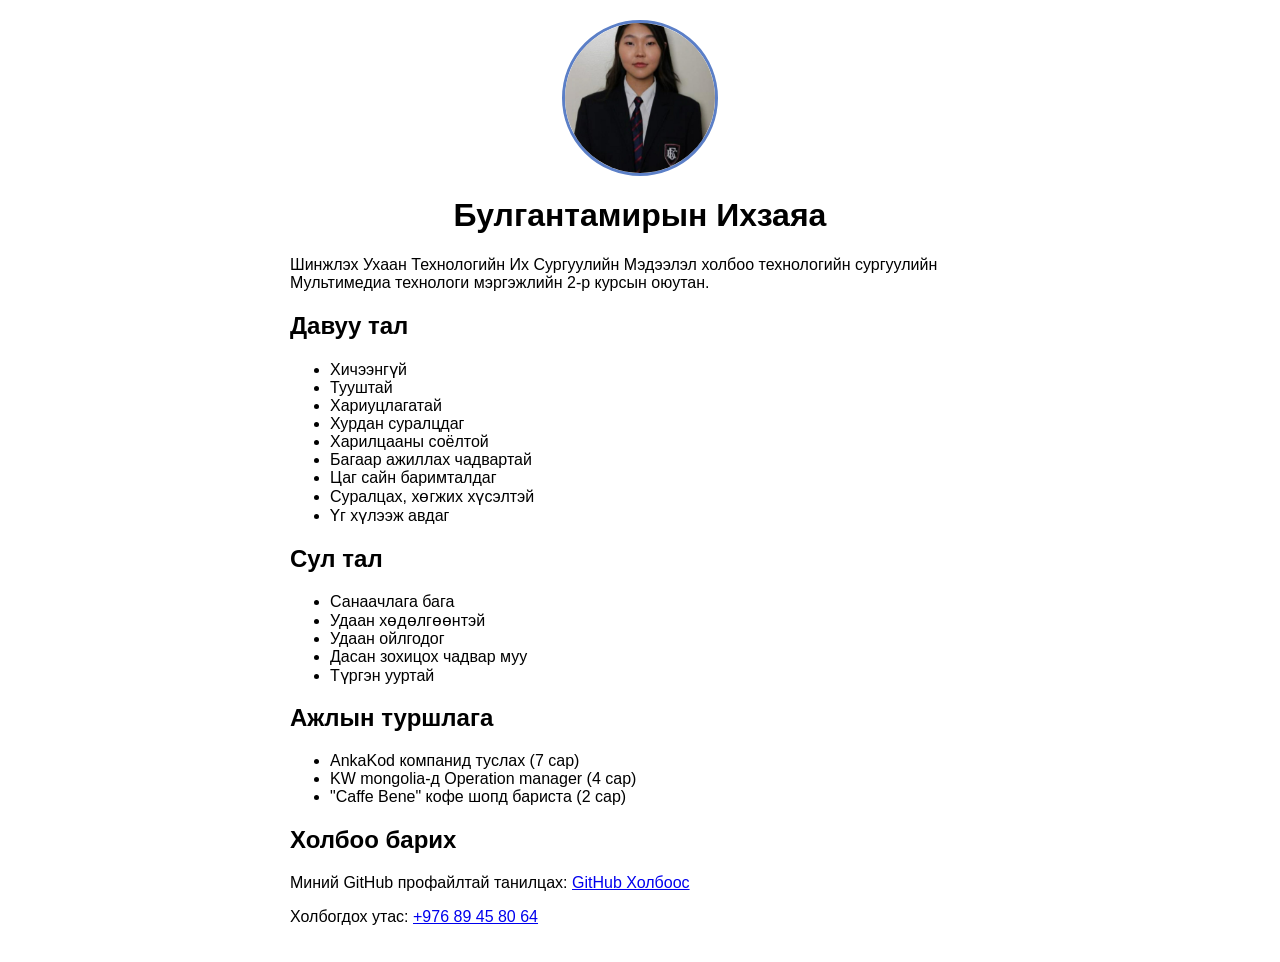
<file: index.html>
<!DOCTYPE html>
<html lang="mn">
<head>
 <meta charset="UTF-8">
 <meta name="viewport" content="width=device-width, initial-scale=1.0">
 <title>Миний Товч CV</title>
 <style>
 body { font-family: Arial, sans-serif; max-width: 700px; margin: 0 auto; padding: 20px; }
 .profile-photo {
  display: block;
  width: 150px;
  height: 150px;
  object-fit: cover;
  border-radius: 50%;
  border: 3px solid #5b7fc7;
  margin: 0 auto 12px;
 }
 h1 { text-align: center; }
</style>
</head>
<body>
    <img src="zurag.jpg.jfif" alt="Булгантамирын Ихзаяа" class="profile-photo">
 <!-- Үндсэн гарчиг -->
 <h1>Булгантамирын Ихзаяа</h1>
 <!-- Товч танилцуулга -->
 <p>Шинжлэх Ухаан Технологийн Их Сургуулийн Мэдээлэл холбоо технологийн сургуулийн Мультимедиа технологи мэргэжлийн 2-р курсын оюутан.</p>
 <h2>Давуу тал</h2>
 <!-- Жагсаалт -->
 <ul>
 <li>Хичээнгүй</li>
 <li>Тууштай</li>
 <li>Хариуцлагатай</li>
 <li>Хурдан суралцдаг</li>
 <li>Харилцааны соёлтой</li>
 <li>Багаар ажиллах чадвартай</li>
 <li>Цаг сайн баримталдаг</li>
 <li>Суралцах, хөгжих хүсэлтэй</li>
 <li>Үг хүлээж авдаг</li>
 </ul>
 <h2>Сул тал</h2>
 <!-- Жагсаалт -->
 <ul>
 <li>Санаачлага бага</li>
 <li>Удаан хөдөлгөөнтэй</li>
 <li>Удаан ойлгодог</li>
 <li>Дасан зохицох чадвар муу</li>
 <li>Түргэн ууртай</li>
 </ul>
 <h2>Ажлын туршлага</h2>
 <!-- Жагсаалт -->
 <ul>
 <li>AnkaKod компанид туслах (7 сар)</li>
 <li>KW mongolia-д Operation manager (4 сар)</li>
 <li>"Caffe Bene" кофе шопд бариста (2 сар)</li>
 </ul>
 <h2>Холбоо барих</h2>
 <!-- Холбоос -->
 <p>Миний GitHub профайлтай танилцах:
 <a href="https://github.com/zayaz9265-hue/web-development-lab" target="_blank">GitHub Холбоос</a>
 </p>
 <p>Холбогдох утас:
 <a href="tel:+97689458064">+976 89 45 80 64</a>
 </p>
</body>
</html>
</file>
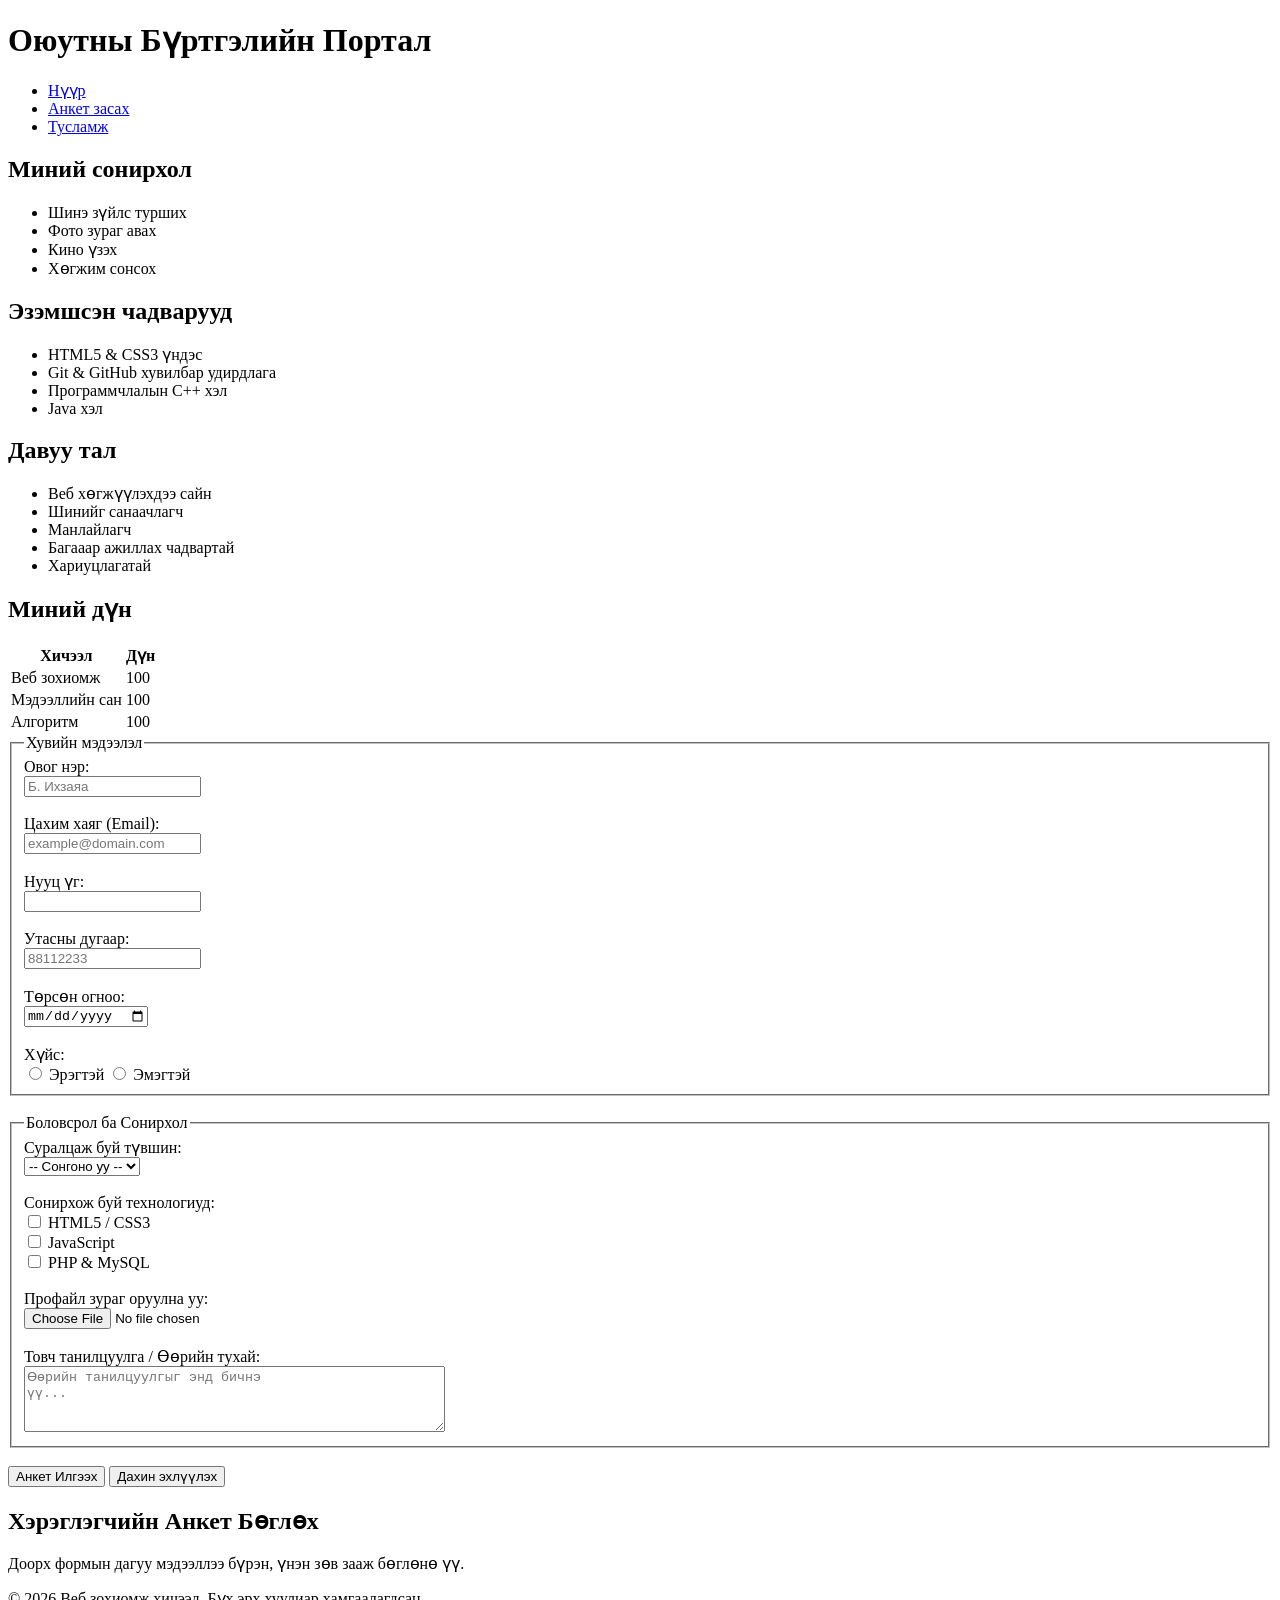
<file: lab02_1.html>
<!DOCTYPE html>
<html lang="en">
<head>
    <meta charset="UTF-8">
    <meta name="viewport" content="width=device-width, initial-scale=1.0">
    <title>Document</title>
</head>
<body>
    <!DOCTYPE html>
<html lang="mn">
<head>
 <meta charset="UTF-8">
 <meta name="viewport" content="width=device-width, initial-scale=1.0">
 <title>Лаборатори 02: Хэрэглэгчийн анкет</title>
</head>
<body>
 <!-- Вэбийн толгой хэсэг -->
 <header>
 <h1>Оюутны Бүртгэлийн Портал</h1>
 <!-- Навигацийн цэс -->
 <nav>
 <ul>
 <li><a href="../index.html">Нүүр</a></li>
 <li><a href="#">Анкет засах</a></li>
 <li><a href="#">Тусламж</a></li>
 </ul>
 </nav>
 </header>
 <!-- Үндсэн контент -->
 <main>
 <article>
    <!-- Сонирхлын жагсаалт -->
 <section>
 <h2>Миний сонирхол</h2>
 <ul>
 <li>Шинэ зүйлс турших</li>
 <li>Фото зураг авах</li>
 <li>Кино үзэх</li>
    <li>Хөгжим сонсох</li>
 </ul>
 </section>
 <h2>Эзэмшсэн чадварууд</h2>
 <!-- Жагсаалт -->
 <ul>
 <li>HTML5 & CSS3 үндэс</li>
 <li>Git & GitHub хувилбар удирдлага</li>
 <li>Программчлалын С++ хэл</li>
 <li>Java хэл</li>
 </ul>

 <!--Давуу тал-->
 <section>
 <h2>Давуу тал</h2>
 <ul>
 <li>Веб хөгжүүлэхдээ сайн</li>
 <li>Шинийг санаачлагч</li>
 <li>Манлайлагч</li>
 <li>Багааар ажиллах чадвартай</li>
 <li>Хариуцлагатай</li>
 </ul>
 </section>
 <!-- Дүнгийн хүснэгт -->
 <section>
 <h2>Миний дүн</h2>
 <table>
 <thead>
 <tr>
 <th>Хичээл</th>
 <th>Дүн</th>
 </tr>
 </thead>
 <tbody>
 <tr>
 <td>Веб зохиомж</td>
 <td>100</td>
 </tr>
 <tr>
 <td>Мэдээллийн сан</td>
 <td>100</td>
 </tr>
 <tr>
 <td>Алгоритм</td>
 <td>100</td>
 </tr>
 </tbody>
 </table>
 </section>
 <form action="#" method="POST" enctype="multipart/form-data">
 <!-- 1-р бүлэг: Хувийн мэдээлэл -->
 <fieldset>
 <legend>Хувийн мэдээлэл</legend>
 <label for="fullname">Овог нэр:</label><br>
 <input type="text" id="fullname" name="fullname" placeholder="Б. Ихзаяа" required
minlength="2"><br><br>
 <label for="email">Цахим хаяг (Email):</label><br>
 <input type="email" id="email" name="email" placeholder="example@domain.com"
required><br><br>
 <label for="password">Нууц үг:</label><br>
 <input type="password" id="password" name="password" required minlength="6"><br><br>
 <label for="phone">Утасны дугаар:</label><br>
 <input type="tel" id="phone" name="phone" pattern="[0-9]{8}" placeholder="88112233"
required><br><br>
 <label for="dob">Төрсөн огноо:</label><br>
 <input type="date" id="dob" name="dob" required><br><br>
 <label>Хүйс:</label><br>
 <input type="radio" id="male" name="gender" value="male">
 <label for="male">Эрэгтэй</label>
 <input type="radio" id="female" name="gender" value="female">
 <label for="female">Эмэгтэй</label><br>
 </fieldset>
 <br>
 <!-- 2-р бүлэг: Мэргэжил ба Сургалтын мэдээлэл -->
 <fieldset>
 <legend>Боловсрол ба Сонирхол</legend>
 <label for="degree">Суралцаж буй түвшин:</label><br>
 <select id="degree" name="degree" required>
 <option value="">-- Сонгоно уу --</option>
 <option value="bachelor">Бакалавр</option>
 <option value="master">Магистр</option>
 <option value="doctor">Докторант</option>
 </select><br><br>
 <label>Сонирхож буй технологиуд:</label><br>
 <input type="checkbox" id="html" name="skills" value="HTML">
 <label for="html">HTML5 / CSS3</label><br>
 <input type="checkbox" id="js" name="skills" value="JavaScript">
 <label for="js">JavaScript</label><br>
 <input type="checkbox" id="php" name="skills" value="PHP">
 <label for="php">PHP & MySQL</label><br><br>
 <label for="avatar">Профайл зураг оруулна уу:</label><br>
 <input type="file" id="avatar" name="avatar" accept="image/*"><br><br>
 <label for="bio">Товч танилцуулга / Өөрийн тухай:</label><br>
 <textarea id="bio" name="bio" rows="4" cols="50" placeholder="Өөрийн танилцуулгыг энд бичнэ
үү..."></textarea><br>
 </fieldset>
 <br>
 <!-- Илгээх ба Арилгах товчлуурууд -->
 <button type="submit">Анкет Илгээх</button>
 <button type="reset">Дахин эхлүүлэх</button>
</form>

 <section>
 <h2>Хэрэглэгчийн Анкет Бөглөх</h2>
 <p>Доорх формын дагуу мэдээллээ бүрэн, үнэн зөв зааж бөглөнө үү.</p>
 <!-- Форм энд байрлана -->
 </section>
 </article>
 </main>
 <!-- Хөл хэсэг -->
 <footer>
 <p>&copy; 2026 Веб зохиомж хичээл. Бүх эрх хуулиар хамгаалагдсан.</p>
 </footer>
</body>
</html>

</body>
</html>
</file>
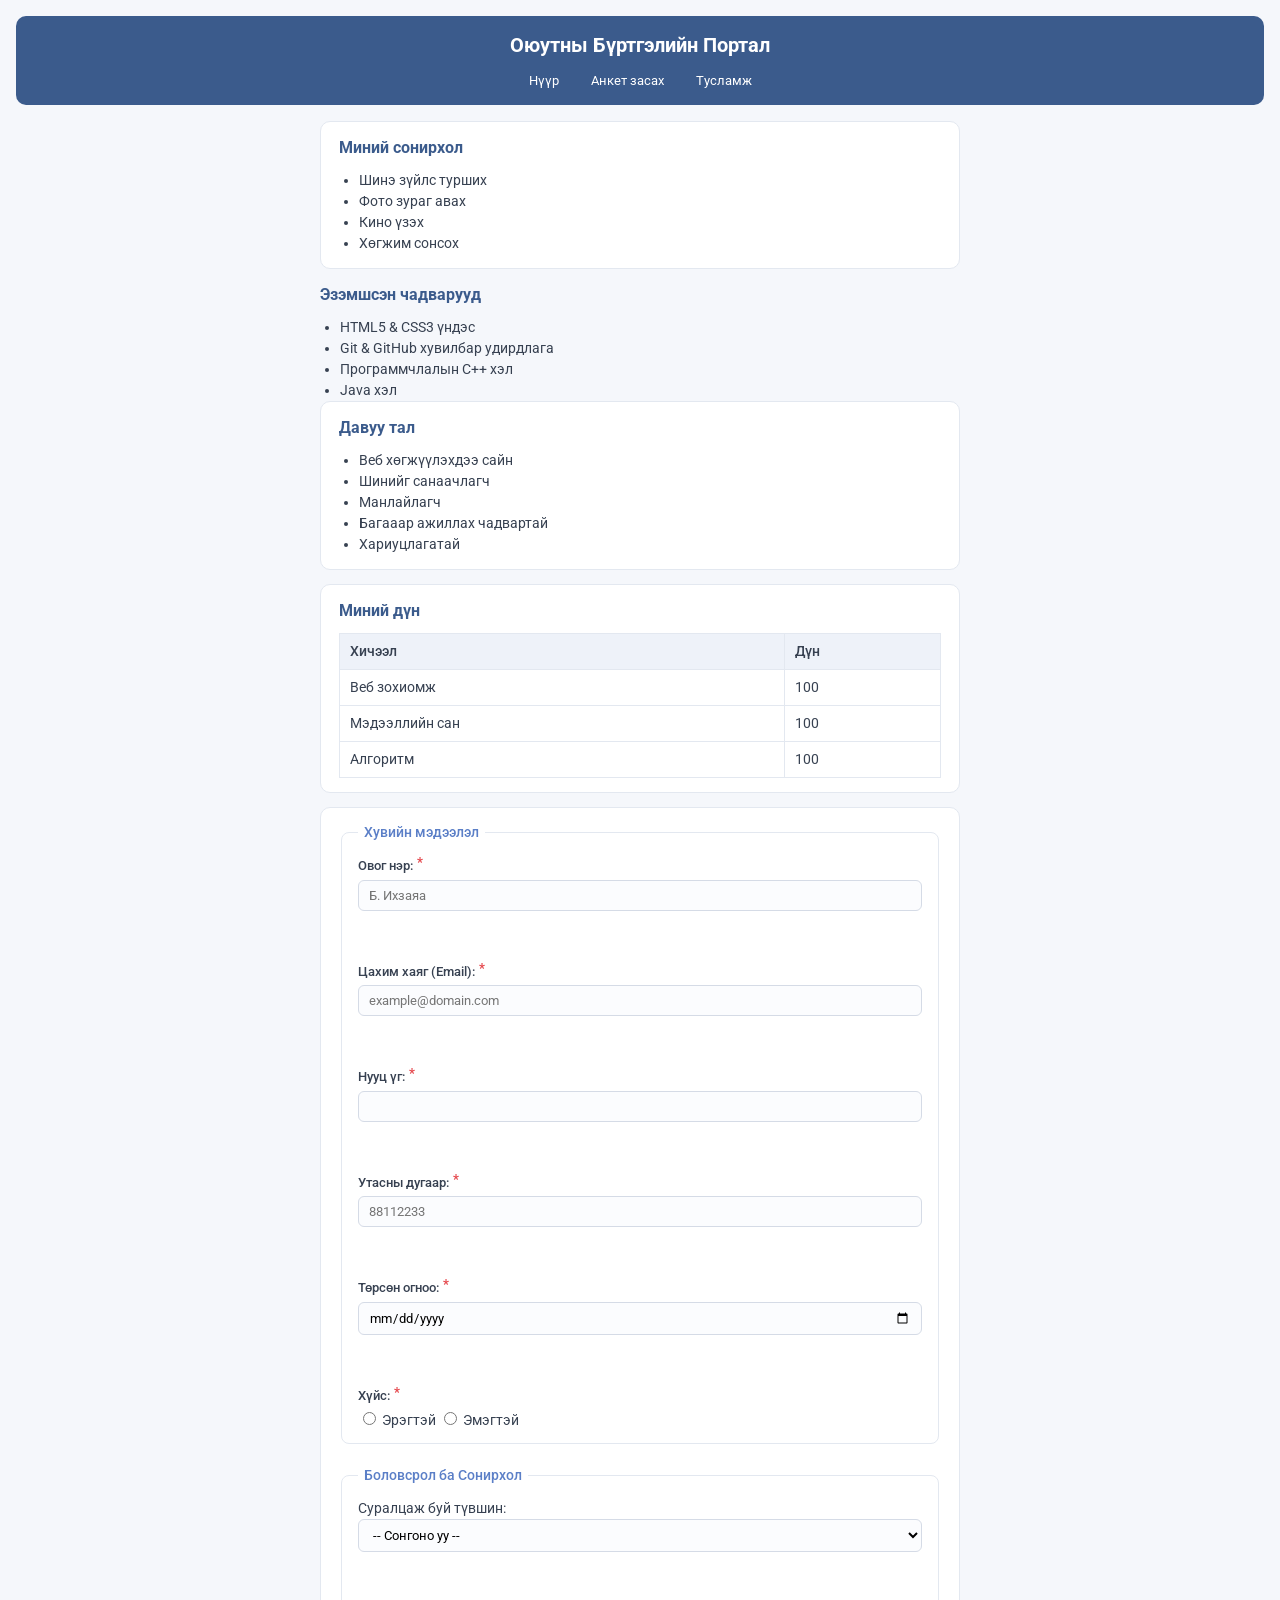
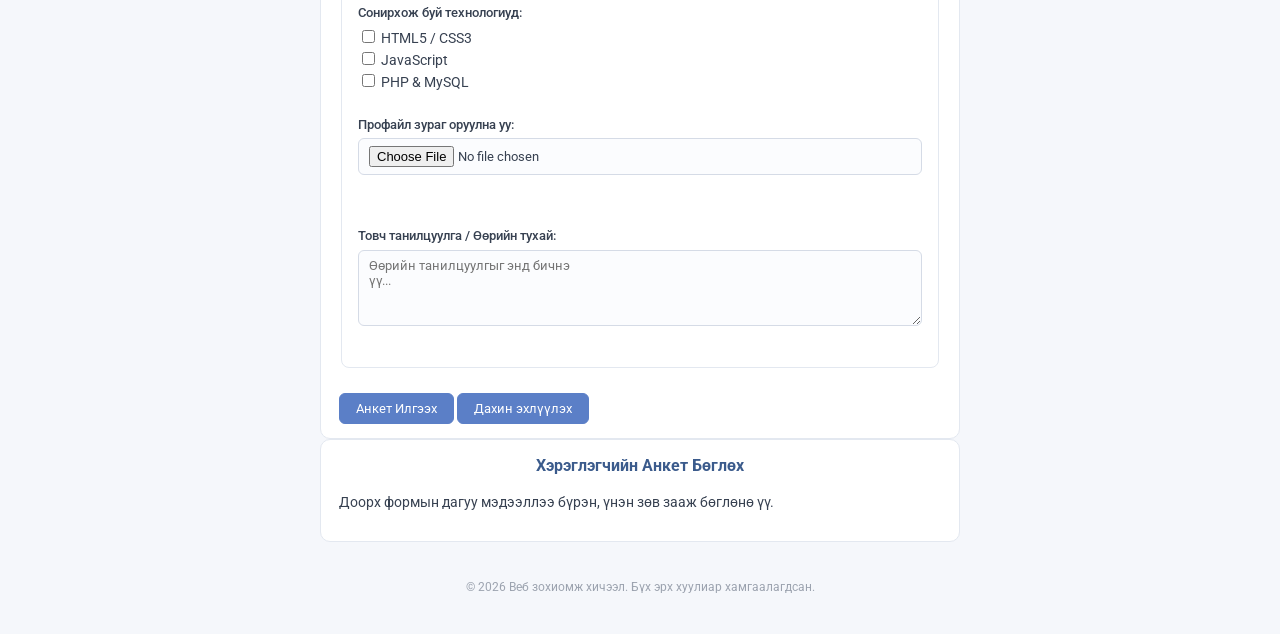
<file: lab03.html>
<!DOCTYPE html>
<html lang="en">
<head>
    <link href="https://fonts.googleapis.com/css2?family=Roboto:wght@400;500&display=swap" rel="stylesheet">
    <link rel="stylesheet" href="style.css">
    <meta charset="UTF-8">
    <meta name="viewport" content="width=device-width, initial-scale=1.0">
    <title>Document</title>
</head>
<body>
    <!DOCTYPE html>
<html lang="mn">
<head>
 <meta charset="UTF-8">
 <meta name="viewport" content="width=device-width, initial-scale=1.0">
 <title>Лаборатори 03: Хэрэглэгчийн анкет</title>
</head>
<body>
 <!-- Вэбийн толгой хэсэг -->
 <header>
 <h1>Оюутны Бүртгэлийн Портал</h1>
 <!-- Навигацийн цэс -->
 <nav>
 <ul>
 <li><a href="../index.html">Нүүр</a></li>
 <li><a href="#">Анкет засах</a></li>
 <li><a href="#">Тусламж</a></li>
 </ul>
 </nav>
 </header>
 <!-- Үндсэн контент -->
 <main>
 <article>
    <!-- Сонирхлын жагсаалт -->
 <section>
 <h2>Миний сонирхол</h2>
 <ul>
 <li>Шинэ зүйлс турших</li>
 <li>Фото зураг авах</li>
 <li>Кино үзэх</li>
    <li>Хөгжим сонсох</li>
 </ul>
 </section>
 <h2>Эзэмшсэн чадварууд</h2>
 <!-- Жагсаалт -->
 <ul>
 <li>HTML5 & CSS3 үндэс</li>
 <li>Git & GitHub хувилбар удирдлага</li>
 <li>Программчлалын С++ хэл</li>
 <li>Java хэл</li>
 </ul>

 <!--Давуу тал-->
 <section>
 <h2>Давуу тал</h2>
 <ul>
 <li>Веб хөгжүүлэхдээ сайн</li>
 <li>Шинийг санаачлагч</li>
 <li>Манлайлагч</li>
 <li>Багааар ажиллах чадвартай</li>
 <li>Хариуцлагатай</li>
 </ul>
 </section>
 <!-- Дүнгийн хүснэгт -->
 <section>
 <h2>Миний дүн</h2>
 <table>
 <thead>
 <tr>
 <th>Хичээл</th>
 <th>Дүн</th>
 </tr>
 </thead>
 <tbody>
 <tr>
 <td>Веб зохиомж</td>
 <td>100</td>
 </tr>
 <tr>
 <td>Мэдээллийн сан</td>
 <td>100</td>
 </tr>
 <tr>
 <td>Алгоритм</td>
 <td>100</td>
 </tr>
 </tbody>
 </table>
 </section>
 <form class="form-card" action="#" method="POST" enctype="multipart/form-data">
 <!-- 1-р бүлэг: Хувийн мэдээлэл -->
 <fieldset>
 <legend>Хувийн мэдээлэл</legend>
 <label for="fullname" class="label">Овог нэр:<span class="badge">*</span></label><br>
 <input class="field" type="text" id="fullname" name="fullname" placeholder="Б. Ихзаяа" required
minlength="2"><br><br>
 <label class="label" for="email">Цахим хаяг (Email):<span class="badge">*</span></label><br>
 <input class="field" type="email" id="email" name="email" placeholder="example@domain.com"
required><br><br>
 <label class="label" for="password">Нууц үг:<span class="badge">*</span></label><br>
 <input class="field" type="password" id="password" name="password" required minlength="6"><br><br>
 <label class="label" for="phone">Утасны дугаар:<span class="badge">*</span></label><br>
 <input class="field" type="tel" id="phone" name="phone" pattern="[0-9]{8}" placeholder="88112233"
required><br><br>
 <label class="label" for="dob">Төрсөн огноо:<span class="badge">*</span></label><br>
 <input class="field" type="date" id="dob" name="dob" required><br><br>
 <label class="label">Хүйс:<span class="badge">*</span></label><br>
 <input type="radio" id="male" name="gender" value="male">
 <label for="male">Эрэгтэй</label>
 <input type="radio" id="female" name="gender" value="female">
 <label for="female">Эмэгтэй</label><br>
 </fieldset>
 <br>
 <!-- 2-р бүлэг: Мэргэжил ба Сургалтын мэдээлэл -->
 <fieldset>
 <legend>Боловсрол ба Сонирхол</legend>
 <label for="degree">Суралцаж буй түвшин:<span class="badge">*</span></label><br>
 <select class="field" id="degree" name="degree" required>
 <option value="">-- Сонгоно уу --</option>
 <option value="bachelor">Бакалавр</option>
 <option value="master">Магистр</option>
 <option value="doctor">Докторант</option>
 </select><br><br>
 <label class="label">Сонирхож буй технологиуд:</label><br>
 <input type="checkbox" id="html" name="skills" value="HTML">
 <label for="html">HTML5 / CSS3</label><br>
 <input type="checkbox" id="js" name="skills" value="JavaScript">
 <label for="js">JavaScript</label><br>
 <input type="checkbox" id="php" name="skills" value="PHP">
 <label for="php">PHP & MySQL</label><br><br>
 <label class="label" for="avatar">Профайл зураг оруулна уу:</label><br>
 <input class="field" type="file" id="avatar" name="avatar" accept="image/*"><br><br>
 <label class="label" for="bio">Товч танилцуулга / Өөрийн тухай:</label><br>
 <textarea class="field" id="bio" name="bio" rows="4" cols="50" placeholder="Өөрийн танилцуулгыг энд бичнэ
үү..."></textarea><br>
 </fieldset>
 <br>
 <!-- Илгээх ба Арилгах товчлуурууд -->
 <button class="btn" type="submit">Анкет Илгээх</button>
 <button class="btn" type="reset">Дахин эхлүүлэх</button>
</form>

 <section>
 <h2 class="form-title">Хэрэглэгчийн Анкет Бөглөх</h2>
 <p>Доорх формын дагуу мэдээллээ бүрэн, үнэн зөв зааж бөглөнө үү.</p>
 <!-- Форм энд байрлана -->
 </section>
 </article>
 </main>
 <!-- Хөл хэсэг -->
 <footer>
 <p>&copy; 2026 Веб зохиомж хичээл. Бүх эрх хуулиар хамгаалагдсан.</p>
 </footer>
</body>
</html>

</body>
</html>
</file>
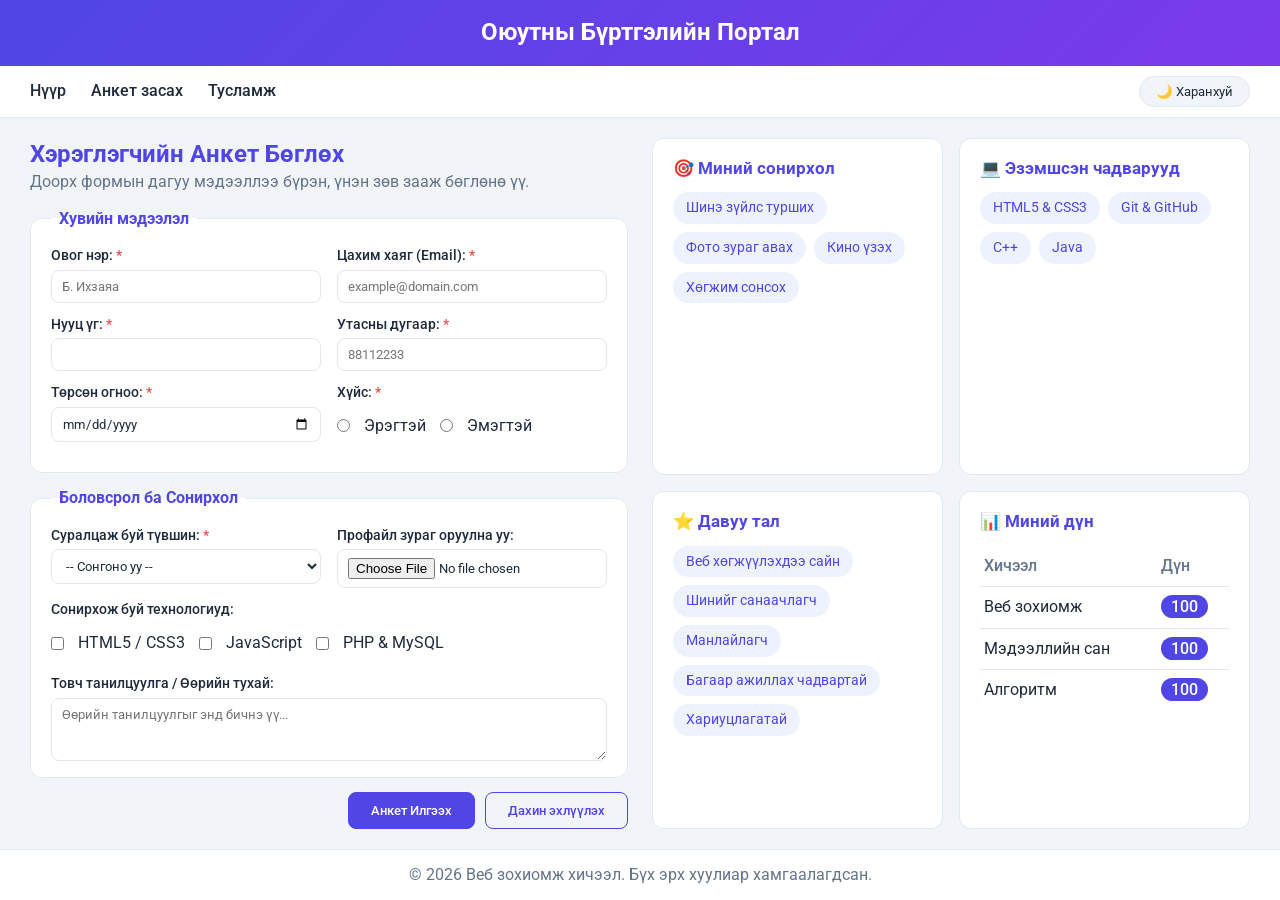
<file: lab04.html>
<!DOCTYPE html>
<html lang="mn" data-theme="light">
<head>
  <meta charset="UTF-8">
  <meta name="viewport" content="width=device-width, initial-scale=1.0">
  <title>Лаборатори 04 Ихзаяа</title>
  <link href="https://fonts.googleapis.com/css2?family=Roboto:wght@400;500;700&display=swap" rel="stylesheet">
  <style>
/* ===== Өнгөний сан ===== */
:root {
  --bg: #f1f5f9;
  --card: #ffffff;
  --text: #1e293b;
  --muted: #64748b;
  --border: #e2e8f0;
  --primary: #4f46e5;
  --primary-soft: #eef2ff;
  --input-bg: #ffffff;
  --header-from: #4f46e5;
  --header-to: #7c3aed;
  color-scheme: light;
}

:root[data-theme="dark"] {
  --bg: #0b1120;
  --card: #1e293b;
  --text: #e2e8f0;
  --muted: #94a3b8;
  --border: #334155;
  --primary: #818cf8;
  --primary-soft: #312e81;
  --input-bg: #0f172a;
  --header-from: #1e1b4b;
  --header-to: #4c1d95;
  color-scheme: dark;
}

* { margin: 0; padding: 0; box-sizing: border-box; }

body {
  min-height: 100vh;
  display: flex;
  flex-direction: column;
  font-family: 'Roboto', Arial, sans-serif;
  background: var(--bg);
  color: var(--text);
  line-height: 1.4;
}

/* Header */
.header {
  background: linear-gradient(135deg, var(--header-from), var(--header-to));
  color: #fff;
  padding: 16px 20px;
  text-align: center;
}
.header h1 { font-size: 24px; }

/* Navigation - Flexbox */
.navbar {
  display: flex;
  justify-content: space-between;
  align-items: center;
  padding: 10px 30px;
  background: var(--card);
  border-bottom: 1px solid var(--border);
}
.nav-list {
  list-style: none;
  display: flex;
  align-items: center;
  gap: 25px;
}
.nav-list a {
  color: var(--text);
  text-decoration: none;
  font-weight: 500;
}
.nav-list a:hover { color: var(--primary); }

.theme-btn {
  padding: 7px 16px;
  border: 1px solid var(--border);
  border-radius: 20px;
  background: var(--bg);
  color: var(--text);
  font-family: inherit;
  cursor: pointer;
}

/* ===== Дэлгэцийг 2 хуваасан Grid ===== */
.container {
  flex: 1;
  display: grid;
  grid-template-columns: 1fr 1fr;
  gap: 24px;
  padding: 20px 30px;
}

/* Зүүн тал */
.main-content {
  display: flex;
  flex-direction: column;
  gap: 14px;
}
.intro h2 { color: var(--primary); }
.intro p { color: var(--muted); }

.form-card {
  flex: 1;
  display: flex;
  flex-direction: column;
  gap: 14px;
}
fieldset {
  flex: 1;
  display: grid;
  grid-template-columns: 1fr 1fr;
  align-content: start;
  gap: 12px 16px;
  padding: 16px 20px;
  background: var(--card);
  border: 1px solid var(--border);
  border-radius: 12px;
}
legend {
  padding: 0 8px;
  font-weight: 700;
  color: var(--primary);
}
.span-2 { grid-column: 1 / -1; }

.form-group {
  display: flex;
  flex-direction: column;
  gap: 4px;
}
.options {
  display: flex;
  align-items: center;
  flex-wrap: wrap;
  gap: 6px 14px;
  min-height: 38px;
}
.label { font-weight: 500; font-size: 14px; }
.badge { color: #ef4444; margin-left: 3px; }
.field {
  padding: 8px 10px;
  border: 1px solid var(--border);
  border-radius: 8px;
  background: var(--input-bg);
  color: var(--text);
  font-family: inherit;
  width: 100%;
}
.field:focus { outline: 2px solid var(--primary); }
textarea.field { resize: vertical; }

.buttons {
  display: flex;
  justify-content: flex-end;
  gap: 10px;
}
.btn {
  padding: 10px 22px;
  border: 1px solid var(--primary);
  border-radius: 8px;
  background: var(--primary);
  color: #fff;
  font-family: inherit;
  font-weight: 500;
  cursor: pointer;
}
.btn-outline {
  background: transparent;
  color: var(--primary);
}

/* Баруун тал: 2x2 Grid, зүүн талтай ижил өндөр */
.sidebar {
  display: grid;
  grid-template-columns: 1fr 1fr;
  grid-auto-rows: 1fr;
  gap: 16px;
}
.card {
  background: var(--card);
  border: 1px solid var(--border);
  border-radius: 12px;
  padding: 18px 20px;
}
.card h3 {
  margin-bottom: 12px;
  color: var(--primary);
  font-size: 17px;
}

/* Chips - Flexbox */
.chips {
  list-style: none;
  display: flex;
  flex-wrap: wrap;
  gap: 8px;
}
.chips li {
  padding: 6px 13px;
  border-radius: 20px;
  background: var(--primary-soft);
  color: var(--primary);
  font-size: 14px;
}

/* Хүснэгт */
table { width: 100%; border-collapse: collapse; }
th, td {
  padding: 9px 4px;
  text-align: left;
  border-bottom: 1px solid var(--border);
}
th { color: var(--muted); font-weight: 500; }
tbody tr:last-child td { border-bottom: none; }
.score {
  padding: 2px 10px;
  border-radius: 12px;
  background: var(--primary);
  color: #fff;
  font-weight: 500;
}

/* Footer */
.footer {
  padding: 14px;
  text-align: center;
  background: var(--card);
  border-top: 1px solid var(--border);
  color: var(--muted);
}

  </style>
</head>
<body>
  <!-- Вэбийн толгой хэсэг -->
  <header class="header">
    <h1>Оюутны Бүртгэлийн Портал</h1>
  </header>

  <!-- Навигацийн цэс (Flexbox) -->
  <nav class="navbar">
    <ul class="nav-list">
      <li><a href="../index.html">Нүүр</a></li>
      <li><a href="#form">Анкет засах</a></li>
      <li><a href="#">Тусламж</a></li>
    </ul>
    <button class="theme-btn" id="theme-toggle" type="button">🌙 Харанхуй</button>
  </nav>

  <!-- Дэлгэцийг 2 хуваасан Grid -->
  <div class="container">

    <!-- ЗҮҮН ТАЛ: анкет -->
    <main class="main-content">
      <section class="intro">
        <h2>Хэрэглэгчийн Анкет Бөглөх</h2>
        <p>Доорх формын дагуу мэдээллээ бүрэн, үнэн зөв зааж бөглөнө үү.</p>
      </section>

      <form class="form-card" id="form" action="#" method="POST" enctype="multipart/form-data">
        <fieldset>
          <legend>Хувийн мэдээлэл</legend>

          <div class="form-group">
            <label class="label" for="fullname">Овог нэр:<span class="badge">*</span></label>
            <input class="field" type="text" id="fullname" name="fullname" placeholder="Б. Ихзаяа" required minlength="2">
          </div>

          <div class="form-group">
            <label class="label" for="email">Цахим хаяг (Email):<span class="badge">*</span></label>
            <input class="field" type="email" id="email" name="email" placeholder="example@domain.com" required>
          </div>

          <div class="form-group">
            <label class="label" for="password">Нууц үг:<span class="badge">*</span></label>
            <input class="field" type="password" id="password" name="password" required minlength="6">
          </div>

          <div class="form-group">
            <label class="label" for="phone">Утасны дугаар:<span class="badge">*</span></label>
            <input class="field" type="tel" id="phone" name="phone" pattern="[0-9]{8}" placeholder="88112233" required>
          </div>

          <div class="form-group">
            <label class="label" for="dob">Төрсөн огноо:<span class="badge">*</span></label>
            <input class="field" type="date" id="dob" name="dob" required>
          </div>

          <div class="form-group">
            <span class="label">Хүйс:<span class="badge">*</span></span>
            <div class="options">
              <input type="radio" id="male" name="gender" value="male" required>
              <label for="male">Эрэгтэй</label>
              <input type="radio" id="female" name="gender" value="female">
              <label for="female">Эмэгтэй</label>
            </div>
          </div>
        </fieldset>

        <fieldset>
          <legend>Боловсрол ба Сонирхол</legend>

          <div class="form-group">
            <label class="label" for="degree">Суралцаж буй түвшин:<span class="badge">*</span></label>
            <select class="field" id="degree" name="degree" required>
              <option value="">-- Сонгоно уу --</option>
              <option value="bachelor">Бакалавр</option>
              <option value="master">Магистр</option>
              <option value="doctor">Докторант</option>
            </select>
          </div>

          <div class="form-group">
            <label class="label" for="avatar">Профайл зураг оруулна уу:</label>
            <input class="field" type="file" id="avatar" name="avatar" accept="image/*">
          </div>

          <div class="form-group span-2">
            <span class="label">Сонирхож буй технологиуд:</span>
            <div class="options">
              <input type="checkbox" id="html" name="skills" value="HTML">
              <label for="html">HTML5 / CSS3</label>
              <input type="checkbox" id="js" name="skills" value="JavaScript">
              <label for="js">JavaScript</label>
              <input type="checkbox" id="php" name="skills" value="PHP">
              <label for="php">PHP &amp; MySQL</label>
            </div>
          </div>

          <div class="form-group span-2">
            <label class="label" for="bio">Товч танилцуулга / Өөрийн тухай:</label>
            <textarea class="field" id="bio" name="bio" rows="3" placeholder="Өөрийн танилцуулгыг энд бичнэ үү..."></textarea>
          </div>
        </fieldset>

        <div class="buttons">
          <button class="btn" type="submit">Анкет Илгээх</button>
          <button class="btn btn-outline" type="reset">Дахин эхлүүлэх</button>
        </div>
      </form>
    </main>

    <!-- БАРУУН ТАЛ: бөглөх шаардлагагүй мэдээлэл -->
    <aside class="sidebar">
      <section class="card">
        <h3>🎯 Миний сонирхол</h3>
        <ul class="chips">
          <li>Шинэ зүйлс турших</li>
          <li>Фото зураг авах</li>
          <li>Кино үзэх</li>
          <li>Хөгжим сонсох</li>
        </ul>
      </section>

      <section class="card">
        <h3>💻 Эзэмшсэн чадварууд</h3>
        <ul class="chips">
          <li>HTML5 &amp; CSS3</li>
          <li>Git &amp; GitHub</li>
          <li>C++</li>
          <li>Java</li>
        </ul>
      </section>

      <section class="card">
        <h3>⭐ Давуу тал</h3>
        <ul class="chips">
          <li>Веб хөгжүүлэхдээ сайн</li>
          <li>Шинийг санаачлагч</li>
          <li>Манлайлагч</li>
          <li>Багаар ажиллах чадвартай</li>
          <li>Хариуцлагатай</li>
        </ul>
      </section>

      <section class="card">
        <h3>📊 Миний дүн</h3>
        <table>
          <thead>
            <tr><th>Хичээл</th><th>Дүн</th></tr>
          </thead>
          <tbody>
            <tr><td>Веб зохиомж</td><td><span class="score">100</span></td></tr>
            <tr><td>Мэдээллийн сан</td><td><span class="score">100</span></td></tr>
            <tr><td>Алгоритм</td><td><span class="score">100</span></td></tr>
          </tbody>
        </table>
      </section>
    </aside>
  </div>

  <!-- Хөл хэсэг -->
  <footer class="footer">
    <p>&copy; 2026 Веб зохиомж хичээл. Бүх эрх хуулиар хамгаалагдсан.</p>
  </footer>

  <script>
    const root = document.documentElement;
    const btn = document.getElementById('theme-toggle');

    function setTheme(theme) {
      root.setAttribute('data-theme', theme);
      btn.textContent = theme === 'dark' ? '☀️ Гэрэлтэй' : '🌙 Харанхуй';
      try { localStorage.setItem('theme', theme); } catch (e) {}
    }

    let saved = null;
    try { saved = localStorage.getItem('theme'); } catch (e) {}
    setTheme(saved || 'light');

    btn.addEventListener('click', function () {
      setTheme(root.getAttribute('data-theme') === 'dark' ? 'light' : 'dark');
    });
  </script>
</body>
</html>
</file>
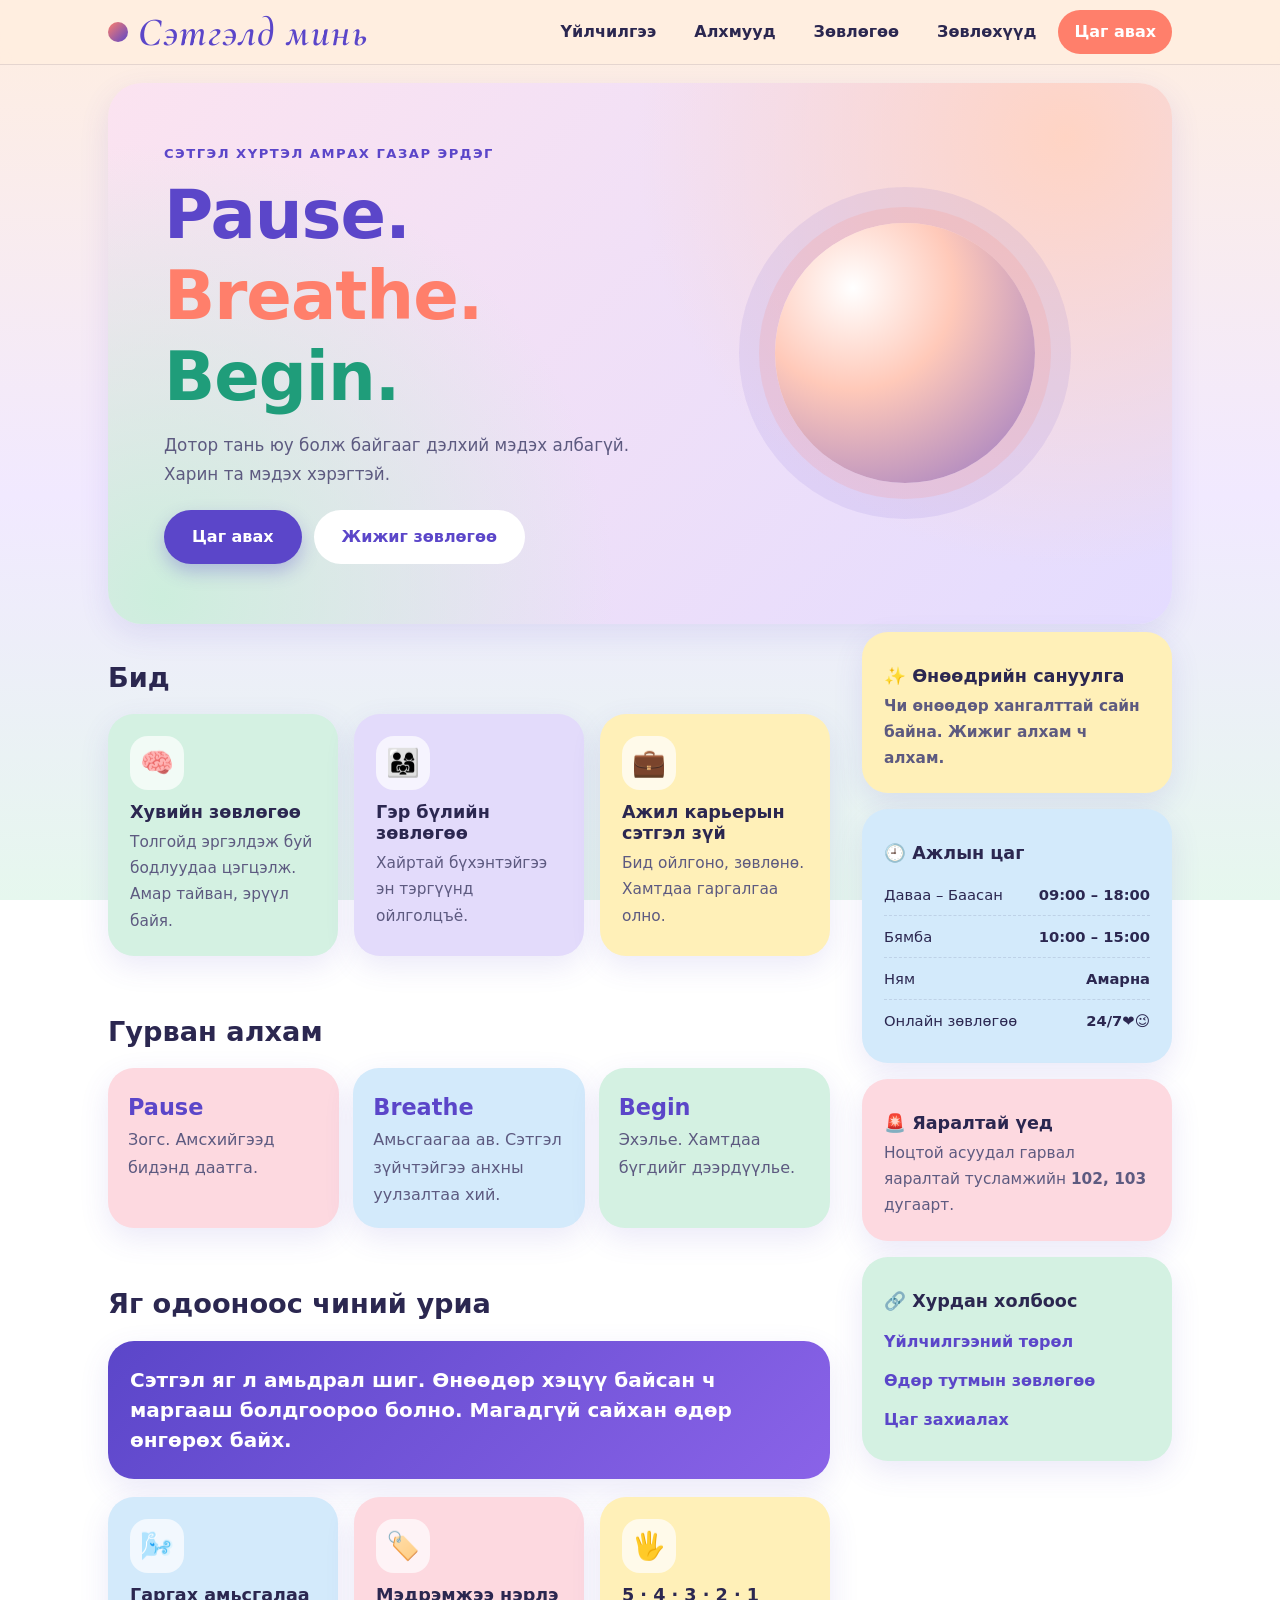
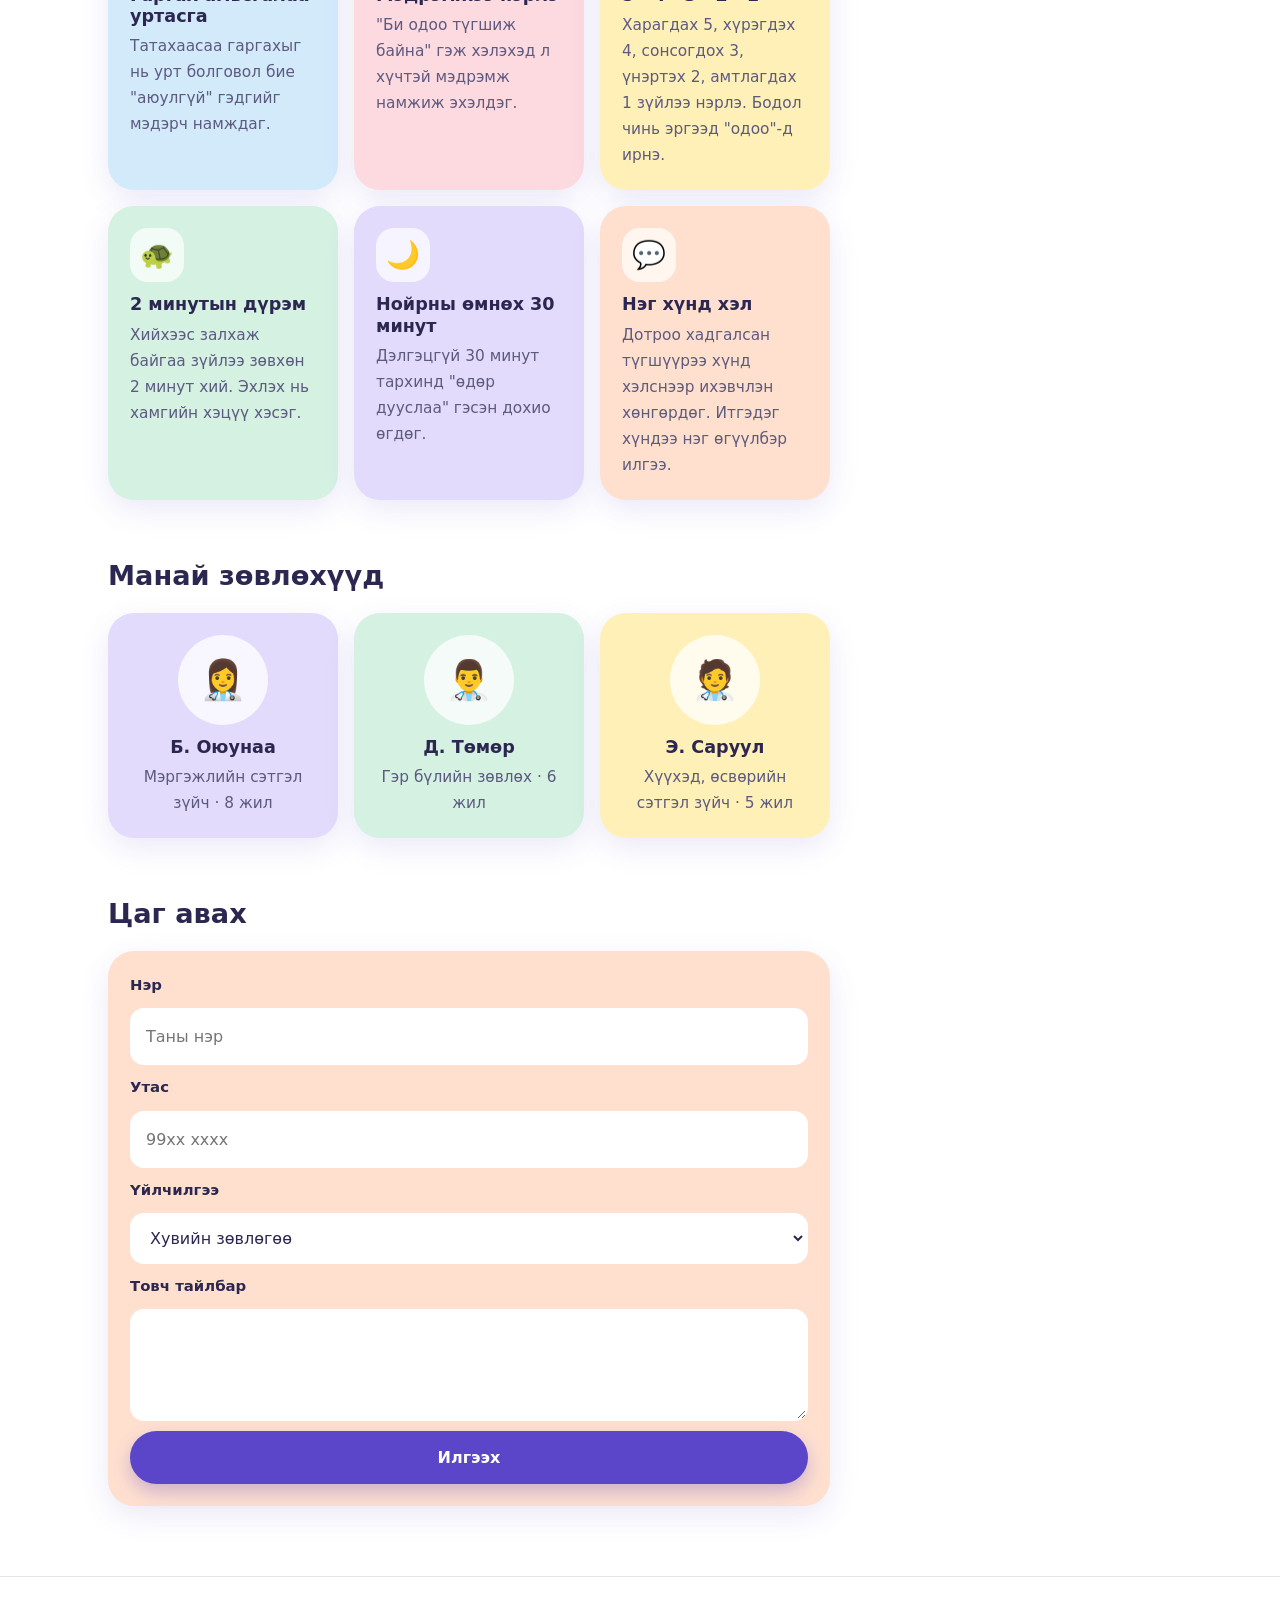
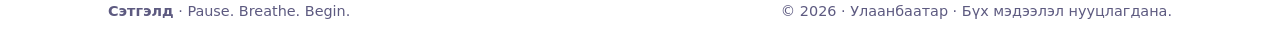
<file: Lab5.html>
<!DOCTYPE html>
<html lang="mn">
<head>
  <meta charset="utf-8">
  <meta name="viewport" content="width=device-width, initial-scale=1">
  <title>Сэтгэлд — Pause. Breathe. Begin.</title>
  <link href="https://fonts.googleapis.com/css2?family=Cormorant+Garamond:ital,wght@1,600&display=swap" rel="stylesheet">
  <link rel="stylesheet" href="lab5Style.css">
</head>
<body>

  <!-- HEADER + NAVIGATION (Flexbox) -->
  <header class="site-header">
    <div class="wrap header-bar">
      <a class="logo" href="#top"><span class="logo-dot"></span>Сэтгэлд минь</a>
      <input type="checkbox" id="menu-toggle" aria-label="Цэс нээх">
      <label class="burger" for="menu-toggle">☰</label>
      <nav class="main-nav" aria-label="Үндсэн цэс">
        <a href="#services">Үйлчилгээ</a>
        <a href="#process">Алхмууд</a>
        <a href="#tips">Зөвлөгөө</a>
        <a href="#team">Зөвлөхүүд</a>
        <a class="nav-cta" href="#book">Цаг авах</a>
      </nav>
    </div>
  </header>

  <div class="wrap" id="top">

    <!-- HERO (Grid) -->
    <section class="hero">
      <div class="hero-text">
        <p class="eyebrow">Сэтгэл хүртэл амрах газар эрдэг</p>
        <h1 class="slogan">
          <span class="w1">Pause.</span>
          <span class="w2">Breathe.</span>
          <span class="w3">Begin.</span>
        </h1>
        <p class="lead">Дотор тань юу болж байгааг дэлхий мэдэх албагүй. Харин та мэдэх хэрэгтэй.</p>
        <div class="hero-actions">
          <a class="btn" href="#book">Цаг авах</a>
          <a class="btn alt" href="#tips">Жижиг зөвлөгөө</a>
        </div>
      </div>
      <div class="hero-visual" aria-hidden="true">
        <div class="orb">
          <span class="word">Pause</span>
          <span class="word">Breathe</span>
          <span class="word">Begin</span>
        </div>
      </div>
    </section>

    <!-- ҮНДСЭН LAYOUT (CSS Grid): main + sidebar -->
    <div class="layout">

      <main class="content">

        <section id="services">
          <h2>Бид</h2>
          <div class="card-grid">
            <article class="card c-mint">
              <span class="ico" aria-hidden="true">🧠</span>
              <h3>Хувийн зөвлөгөө</h3>
              <p>Толгойд эргэлдэж буй бодлуудаа цэгцэлж. Амар тайван, эрүүл байя.</p>
            </article>
            <article class="card c-lav">
              <span class="ico" aria-hidden="true">👨‍👩‍👧</span>
              <h3>Гэр бүлийн зөвлөгөө</h3>
              <p>Хайртай бүхэнтэйгээ эн тэргүүнд ойлголцъё.</p>
            </article>
            <article class="card c-butter">
              <span class="ico" aria-hidden="true">💼</span>
              <h3>Ажил карьерын сэтгэл зүй</h3>
              <p>Бид ойлгоно, зөвлөнө. Хамтдаа гаргалгаа олно.</p>
            </article>
          </div>
        </section>

        <section id="process">
          <h2>Гурван алхам</h2>
          <ol class="steps">
            <li class="c-pink"><strong>Pause</strong><span>Зогс. Амсхийгээд бидэнд даатга.</span></li>
            <li class="c-sky"><strong>Breathe</strong><span>Амьсгаагаа ав. Сэтгэл зүйчтэйгээ анхны уулзалтаа хий.</span></li>
            <li class="c-mint"><strong>Begin</strong><span>Эхэлье. Хамтдаа бүгдийг дээрдүүлье.</span></li>
          </ol>
        </section>

        <section id="tips">
          <h2>Яг одооноос чиний уриа</h2>
          <blockquote class="big-quote">
            Сэтгэл яг л амьдрал шиг. Өнөөдөр хэцүү байсан ч маргааш болдгоороо болно. Магадгүй сайхан өдөр өнгөрөх байх.
          </blockquote>
          <div class="card-grid">
            <article class="card c-sky">
              <span class="ico" aria-hidden="true">🌬️</span>
              <h3>Гаргах амьсгалаа уртасга</h3>
              <p>Татахаасаа гаргахыг нь урт болговол бие "аюулгүй" гэдгийг мэдэрч намждаг.</p>
            </article>
            <article class="card c-pink">
              <span class="ico" aria-hidden="true">🏷️</span>
              <h3>Мэдрэмжээ нэрлэ</h3>
              <p>"Би одоо түгшиж байна" гэж хэлэхэд л хүчтэй мэдрэмж намжиж эхэлдэг.</p>
            </article>
            <article class="card c-butter">
              <span class="ico" aria-hidden="true">🖐️</span>
              <h3>5 · 4 · 3 · 2 · 1</h3>
              <p>Харагдах 5, хүрэгдэх 4, сонсогдох 3, үнэртэх 2, амтлагдах 1 зүйлээ нэрлэ. Бодол чинь эргээд "одоо"-д ирнэ.</p>
            </article>
            <article class="card c-mint">
              <span class="ico" aria-hidden="true">🐢</span>
              <h3>2 минутын дүрэм</h3>
              <p>Хийхээс залхаж байгаа зүйлээ зөвхөн 2 минут хий. Эхлэх нь хамгийн хэцүү хэсэг.</p>
            </article>
            <article class="card c-lav">
              <span class="ico" aria-hidden="true">🌙</span>
              <h3>Нойрны өмнөх 30 минут</h3>
              <p>Дэлгэцгүй 30 минут тархинд "өдөр дууслаа" гэсэн дохио өгдөг.</p>
            </article>
            <article class="card c-peach">
              <span class="ico" aria-hidden="true">💬</span>
              <h3>Нэг хүнд хэл</h3>
              <p>Дотроо хадгалсан түгшүүрээ хүнд хэлснээр ихэвчлэн хөнгөрдөг. Итгэдэг хүндээ нэг өгүүлбэр илгээ.</p>
            </article>
          </div>
        </section>

        <section id="team">
          <h2>Манай зөвлөхүүд</h2>
          <div class="card-grid">
            <article class="card person c-lav">
              <span class="avatar">👩‍⚕️</span>
              <h3>Б. Оюунаа</h3>
              <p>Мэргэжлийн сэтгэл зүйч · 8 жил</p>
            </article>
            <article class="card person c-mint">
              <span class="avatar">👨‍⚕️</span>
              <h3>Д. Төмөр</h3>
              <p>Гэр бүлийн зөвлөх · 6 жил</p>
            </article>
            <article class="card person c-butter">
              <span class="avatar">🧑‍⚕️</span>
              <h3>Э. Саруул</h3>
              <p>Хүүхэд, өсвөрийн сэтгэл зүйч · 5 жил</p>
            </article>
          </div>
        </section>

        <section id="book">
          <h2>Цаг авах</h2>
          <form class="card booking c-peach" onsubmit="event.preventDefault(); document.getElementById('ok').hidden = false;">
            <label for="n">Нэр</label>
            <input id="n" required placeholder="Таны нэр">
            <label for="p">Утас</label>
            <input id="p" type="tel" required placeholder="99xx xxxx">
            <label for="t">Үйлчилгээ</label>
            <select id="t">
              <option>Хувийн зөвлөгөө</option>
              <option>Гэр бүлийн зөвлөгөө</option>
              <option>Ажлын байрны сэтгэл зүй</option>
            </select>
            <label for="m">Товч тайлбар</label>
            <textarea id="m" rows="3"></textarea>
            <button class="btn" type="submit">Илгээх</button>
            <p id="ok" class="note" hidden>✅ Баярлалаа! Бид тантай удахгүй холбогдоно.</p>
          </form>
        </section>

      </main>

      <!-- SIDEBAR -->
      <aside class="sidebar" aria-label="Нэмэлт мэдээлэл">
        <div class="card c-butter">
          <h3>✨ Өнөөдрийн сануулга</h3>
          <p class="remind">Чи өнөөдөр хангалттай сайн байна. Жижиг алхам ч алхам.</p>
        </div>
        <div class="card c-sky">
          <h3>🕘 Ажлын цаг</h3>
          <ul class="info-list">
            <li><span>Даваа – Баасан</span><strong>09:00 – 18:00</strong></li>
            <li><span>Бямба</span><strong>10:00 – 15:00</strong></li>
            <li><span>Ням</span><strong>Амарна</strong></li>
            <li><span>Онлайн зөвлөгөө</span><strong>24/7❤️😉</strong></li>
          </ul>
        </div>
        <div class="card c-pink">
          <h3>🚨 Яаралтай үед</h3>
          <p>Ноцтой асуудал гарвал яаралтай тусламжийн <strong>102, 103</strong> дугаарт.</p>
        </div>
        <div class="card c-mint">
          <h3>🔗 Хурдан холбоос</h3>
          <ul class="link-list">
            <li><a href="#services">Үйлчилгээний төрөл</a></li>
            <li><a href="#tips">Өдөр тутмын зөвлөгөө</a></li>
            <li><a href="#book">Цаг захиалах</a></li>
          </ul>
        </div>
      </aside>

    </div>
  </div>

  <!-- FOOTER (Flexbox) -->
  <footer class="site-footer">
    <div class="wrap footer-bar">
      <p><strong>Сэтгэлд</strong> · Pause. Breathe. Begin.</p>
      <p>© 2026 · Улаанбаатар · Бүх мэдээлэл нууцлагдана.</p>
    </div>
  </footer>

</body>
</html>
</file>
<file: style.css>
/* ===== Өнгө, фонт ===== */
body {
  font-family: 'Roboto', sans-serif;
  font-size: 14px;
  line-height: 1.5;
  background: #f5f7fb;
  color: #374151;
  margin: 0;
  padding: 16px;
}

h1 { font-size: 20px; margin: 0 0 10px; }
h2 { font-size: 16px; color: #3b5b8c; margin: 0 0 10px; }

/* ===== Class: гарчиг ===== */
.form-title {
  color: #3b5b8c;
  text-align: center;
  margin-bottom: 14px;
}

/* ===== Box model: форм карт ===== */
.form-card {
  max-width: 100%;
  margin: 0 auto;
}

/* ===== position: relative + absolute (badge) ===== */
.label {
  position: relative;
  display: inline-block;
  margin-bottom: 4px;
  font-size: 13px;
  font-weight: 500;
}

.badge {
  position: absolute;
  top: -4px;
  right: -10px;
  color: #e5484d;
  font-weight: bold;
}

/* ===== Талбар ===== */
.field {
  display: block;
  width: 100%;
  box-sizing: border-box;
  padding: 7px 10px;
  border: 1px solid #d5dbe6;
  border-radius: 6px;
  margin-bottom: 8px;
  font-family: inherit;
  font-size: 13px;
  background: #fbfcfe;
}

.field:focus {
  outline: none;
  border-color: #6b8fd6;
  background: #ffffff;
}

/* ===== Товч ===== */
.btn {
  padding: 7px 16px;
  border: 1px solid #5b7fc7;
  border-radius: 6px;
  margin-top: 4px;
  background: #5b7fc7;
  color: #ffffff;
  font-family: inherit;
  font-size: 13px;
  cursor: pointer;
}

.btn:hover {
  background: #4a6cb0;
  border-color: #4a6cb0;
}

/* ===== Хуудасны бүтэц ===== */
header {
  background: #3b5b8c;
  color: #ffffff;
  padding: 14px;
  border-radius: 10px;
  margin-bottom: 16px;
  text-align: center;
}

nav ul {
  list-style: none;
  display: flex;
  justify-content: center;
  gap: 12px;
  margin: 0;
  padding: 0;
}

nav a {
  color: #ffffff;
  text-decoration: none;
  font-size: 13px;
  padding: 4px 10px;
  border-radius: 6px;
}

nav a:hover { background: rgba(255, 255, 255, 0.18); }

main { max-width: 640px; margin: 0 auto; }

section, form {
  background: #ffffff;
  padding: 14px 18px;
  border: 1px solid #e3e8f0;
  border-radius: 10px;
  margin-bottom: 14px;
}

ul { margin: 0; padding-left: 20px; }

table { width: 100%; border-collapse: collapse; }

th, td {
  padding: 7px 10px;
  border: 1px solid #e3e8f0;
  text-align: left;
}

th { background: #eef2f9; font-weight: 500; }

fieldset {
  border: 1px solid #e3e8f0;
  border-radius: 8px;
  padding: 12px 16px;
}

legend {
  color: #5b7fc7;
  font-weight: 500;
  padding: 0 6px;
}

footer {
  text-align: center;
  color: #9ca3af;
  font-size: 12px;
  padding: 10px;
}

/* ===== CV iframe ===== */
.cv-frame {
  display: none;
  width: 100%;
  max-width: 640px;
  height: 75vh;
  margin: 0 auto 14px;
  border: 1px solid #e3e8f0;
  border-radius: 10px;
  background: #ffffff;
}
</file>
<file: lab5Style.css>
/* ===== 1. Хувьсагч: зөөлөн, сэргээсэн пастель өнгө ===== */
:root {
  --bg1: #ffeee0;        /* тэнгэрийн ягаан-шаргал */
  --bg2: #f1e9ff;        /* лаванда */
  --bg3: #e6f7ee;        /* гаа */
  --text: #2b2750;       /* гүн индиго */
  --muted: #5d5a80;
  --accent: #5b46c9;     /* ягаан-цэнхэр */
  --accent2: #ff7f6b;    /* шүүслэг коралл */
  --line: rgba(43, 39, 80, .12);
  --shadow: 0 10px 30px rgba(91, 70, 201, .12);
  --radius: 26px;

  --mint: #d4f1e2;  --lav: #e3dbfb;  --butter: #fff0b8;
  --pink: #fdd9e0;  --sky: #d3eafb;  --peach: #ffe0cf;
}

/* ===== 2. Суурь ===== */
* { box-sizing: border-box; }
html { scroll-behavior: smooth; scroll-padding-top: 76px; }
body {
  margin: 0; overflow-x: hidden;
  color: var(--text);
  background: linear-gradient(180deg, var(--bg1) 0%, var(--bg2) 55%, var(--bg3) 100%) fixed;
  font-family: "Segoe UI", system-ui, -apple-system, Roboto, Arial, sans-serif;
  line-height: 1.7;
}
.wrap { max-width: 1120px; margin: 0 auto; padding: 0 18px; }
section { padding: 30px 0; }
h1, h2, h3 { margin: 0; line-height: 1.2; }
h2 { font-size: 1.7rem; font-weight: 800; margin-bottom: 20px; }
h3 { font-size: 1.1rem; font-weight: 700; margin: 12px 0 6px; }
p { margin: 0 0 10px; }
a { transition: color .25s, background .25s; }
.note { color: var(--muted); font-size: .88rem; }

/* Өнгөний класс */
.c-mint { background: var(--mint); }   .c-lav { background: var(--lav); }
.c-butter { background: var(--butter); } .c-pink { background: var(--pink); }
.c-sky { background: var(--sky); }     .c-peach { background: var(--peach); }

/* ===== 3. HEADER + NAVIGATION (Flexbox) ===== */
.site-header {
  position: sticky; top: 0; z-index: 20;
  background: rgba(255, 238, 224, .85);
  backdrop-filter: blur(10px);
  border-bottom: 1px solid var(--line);
}
.header-bar {
  display: flex; flex-wrap: wrap;
  justify-content: space-between; align-items: center;
  min-height: 64px;
}
.logo {
  display: flex; align-items: center; gap: 10px;
  font-family: "Cormorant Garamond", Georgia, serif;
  font-style: italic; font-weight: 600;
  font-size: 2.5rem; letter-spacing: 1.5px; line-height: 1;
  color: var(--accent); text-decoration: none;
}
.logo-dot { width: 20px; height: 20px; border-radius: 50%; background: linear-gradient(135deg, var(--accent2), var(--accent)); }
#menu-toggle { display: none; }
.burger { cursor: pointer; font-size: 1.6rem; padding: 6px 10px; user-select: none; }
.main-nav { display: none; flex-direction: column; width: 100%; padding-bottom: 10px; }
#menu-toggle:checked ~ .main-nav { display: flex; }
.main-nav a { padding: 13px 8px; color: var(--text); text-decoration: none; font-weight: 600; border-bottom: 1px solid var(--line); }
.main-nav a:last-child { border-bottom: 0; }

/* ===== 4. HERO (Grid) ===== */
.hero {
  display: grid; grid-template-columns: 1fr; gap: 24px; align-items: center;
  margin-top: 18px; padding: 36px 22px; border-radius: 34px;
  background:
    radial-gradient(circle at 90% 10%, #ffd4c4 0, transparent 40%),
    radial-gradient(circle at 5% 95%, #cdeedd 0, transparent 40%),
    linear-gradient(135deg, #fbe3f0, #e4dcff);
  box-shadow: var(--shadow);
  overflow: hidden;
}
.eyebrow { color: var(--accent); font-size: .82rem; font-weight: 700; letter-spacing: 1.5px; text-transform: uppercase; }
.slogan { font-size: 2.6rem; font-weight: 900; letter-spacing: -1px; margin: 8px 0 14px; }
.slogan span { display: block; }
.w1 { color: var(--accent); }
.w2 { color: var(--accent2); }
.w3 { color: #1f9d7a; }
.lead { color: var(--muted); font-size: 1.05rem; max-width: 480px; margin-bottom: 22px; }
.hero-actions { display: flex; flex-wrap: wrap; gap: 12px; }
.btn {
  display: inline-block; border: 0; cursor: pointer;
  background: var(--accent); color: #fff;
  padding: 13px 28px; border-radius: 999px;
  font: inherit; font-weight: 700; text-decoration: none;
  box-shadow: 0 8px 18px rgba(91, 70, 201, .3);
  transition: transform .25s, box-shadow .25s;
}
.btn:hover { transform: translateY(-2px); }
.btn.alt { background: #fff; color: var(--accent); box-shadow: none; }

/* Амьсгалах бөмбөлөг + солигдох үгс */
.hero-visual { display: flex; justify-content: center; align-items: center; }
.orb {
  position: relative; width: 190px; height: 190px; border-radius: 50%;
  display: grid; place-items: center;
  background: radial-gradient(circle at 30% 25%, #fff 0, #ffc9b9 38%, var(--accent) 135%);
  box-shadow: 0 0 0 16px rgba(255, 127, 107, .15), 0 0 0 36px rgba(91, 70, 201, .09);
  animation: breathe 9s ease-in-out infinite;
}
.word {
  position: absolute; font-size: 1.5rem; font-weight: 800; color: var(--text);
  opacity: 0; animation: swap 9s infinite;
}
.word:nth-child(2) { animation-delay: 3s; }
.word:nth-child(3) { animation-delay: 6s; }
@keyframes breathe { 0%, 100% { transform: scale(.88); } 50% { transform: scale(1.1); } }
@keyframes swap { 0% { opacity: 0; } 6%, 28% { opacity: 1; } 34%, 100% { opacity: 0; } }

/* ===== 5. ҮНДСЭН LAYOUT (CSS Grid) ===== */
.layout { display: grid; grid-template-columns: 1fr; gap: 24px; padding: 8px 0 40px; }
.content { min-width: 0; }
.sidebar { display: grid; gap: 16px; align-content: start; }

/* ===== 6. КАРТ ===== */
.card-grid { display: grid; grid-template-columns: 1fr; gap: 16px; }
.card {
  border-radius: var(--radius); padding: 22px;
  box-shadow: var(--shadow);
  transition: transform .3s;
}
.card-grid .card:hover { transform: translateY(-5px) rotate(-.5deg); }
.card p { color: var(--muted); font-size: .96rem; margin: 0; }
.ico {
  width: 54px; height: 54px; border-radius: 18px;
  display: grid; place-items: center; font-size: 1.7rem;
  background: rgba(255, 255, 255, .7);
}
.person { text-align: center; }
.avatar {
  width: 90px; height: 90px; margin: 0 auto 6px; border-radius: 50%;
  display: grid; place-items: center; font-size: 2.4rem;
  background: rgba(255, 255, 255, .75);
}

/* Алхмууд */
.steps { list-style: none; padding: 0; margin: 0; display: grid; grid-template-columns: 1fr; gap: 14px; }
.steps li { border-radius: var(--radius); padding: 20px; box-shadow: var(--shadow); }
.steps strong { display: block; font-size: 1.4rem; font-weight: 900; color: var(--accent); }
.steps span { color: var(--muted); }

/* Том ишлэл */
.big-quote {
  margin: 0 0 18px; padding: 24px 22px; border-radius: var(--radius);
  background: linear-gradient(135deg, var(--accent), #8a63e8);
  color: #fff; font-size: 1.25rem; font-weight: 700; line-height: 1.5;
  box-shadow: var(--shadow);
}

/* Форм */
.booking { display: grid; gap: 10px; }
label { font-weight: 700; font-size: .93rem; }
input, select, textarea {
  width: 100%; padding: 13px 14px; font: inherit;
  border: 2px solid transparent; border-radius: 14px;
  background: #fff; color: var(--text);
  transition: border-color .25s;
}
input:focus, select:focus, textarea:focus { outline: 0; border-color: var(--accent); }

/* Sidebar */
.remind { font-size: 1.02rem; color: var(--text); font-weight: 600; }
.info-list, .link-list { list-style: none; margin: 10px 0 0; padding: 0; }
.info-list li { display: flex; justify-content: space-between; gap: 10px; padding: 8px 0; border-bottom: 1px dashed var(--line); font-size: .92rem; }
.info-list li:last-child { border-bottom: 0; }
.link-list li { padding: 6px 0; }
.link-list a { color: var(--accent); font-weight: 600; text-decoration: none; }
.link-list a:hover { text-decoration: underline; }

/* ===== 7. FOOTER (Flexbox) ===== */
.site-footer { background: rgba(255, 255, 255, .5); border-top: 1px solid var(--line); padding: 22px 0; color: var(--muted); font-size: .9rem; }
.footer-bar { display: flex; flex-direction: column; align-items: center; gap: 4px; text-align: center; }
.footer-bar p { margin: 0; }

/* Хөдөлгөөнийг хүсэхгүй хэрэглэгчид */
@media (prefers-reduced-motion: reduce) {
  .orb { animation: none; width: auto; height: auto; padding: 28px; border-radius: 30px; }
  .word { position: static; opacity: 1; animation: none; display: block; }
  * { transition: none !important; }
}

/* ===== 8. TABLET (≥ 600px) ===== */
@media (min-width: 600px) {
  .wrap { padding: 0 28px; }
  .hero { padding: 44px 36px; }
  .slogan { font-size: 3.4rem; }
  .card-grid { grid-template-columns: repeat(2, 1fr); }
  .steps { grid-template-columns: repeat(3, 1fr); }
  .sidebar { grid-template-columns: repeat(2, 1fr); }
  .footer-bar { flex-direction: row; justify-content: space-between; }
}

/* ===== 9. DESKTOP (≥ 960px) ===== */
@media (min-width: 960px) {
  .burger { display: none; }
  .main-nav { display: flex; flex-direction: row; align-items: center; width: auto; padding: 0; gap: 6px; }
  .main-nav a { border: 0; padding: 8px 16px; border-radius: 999px; }
  .main-nav a:hover { background: var(--lav); }
  .main-nav .nav-cta { background: var(--accent2); color: #fff; }
  .main-nav .nav-cta:hover { background: #f06a55; }

  .hero { grid-template-columns: 1.2fr 1fr; padding: 60px 56px; }
  .slogan { font-size: 4.2rem; }
  .orb { width: 260px; height: 260px; }
  .word { font-size: 2rem; }

  .layout { grid-template-columns: minmax(0, 1fr) 310px; gap: 32px; }
  .card-grid { grid-template-columns: repeat(3, 1fr); }
  .sidebar { grid-template-columns: 1fr; position: sticky; top: 84px; align-self: start; }
}
</file>
